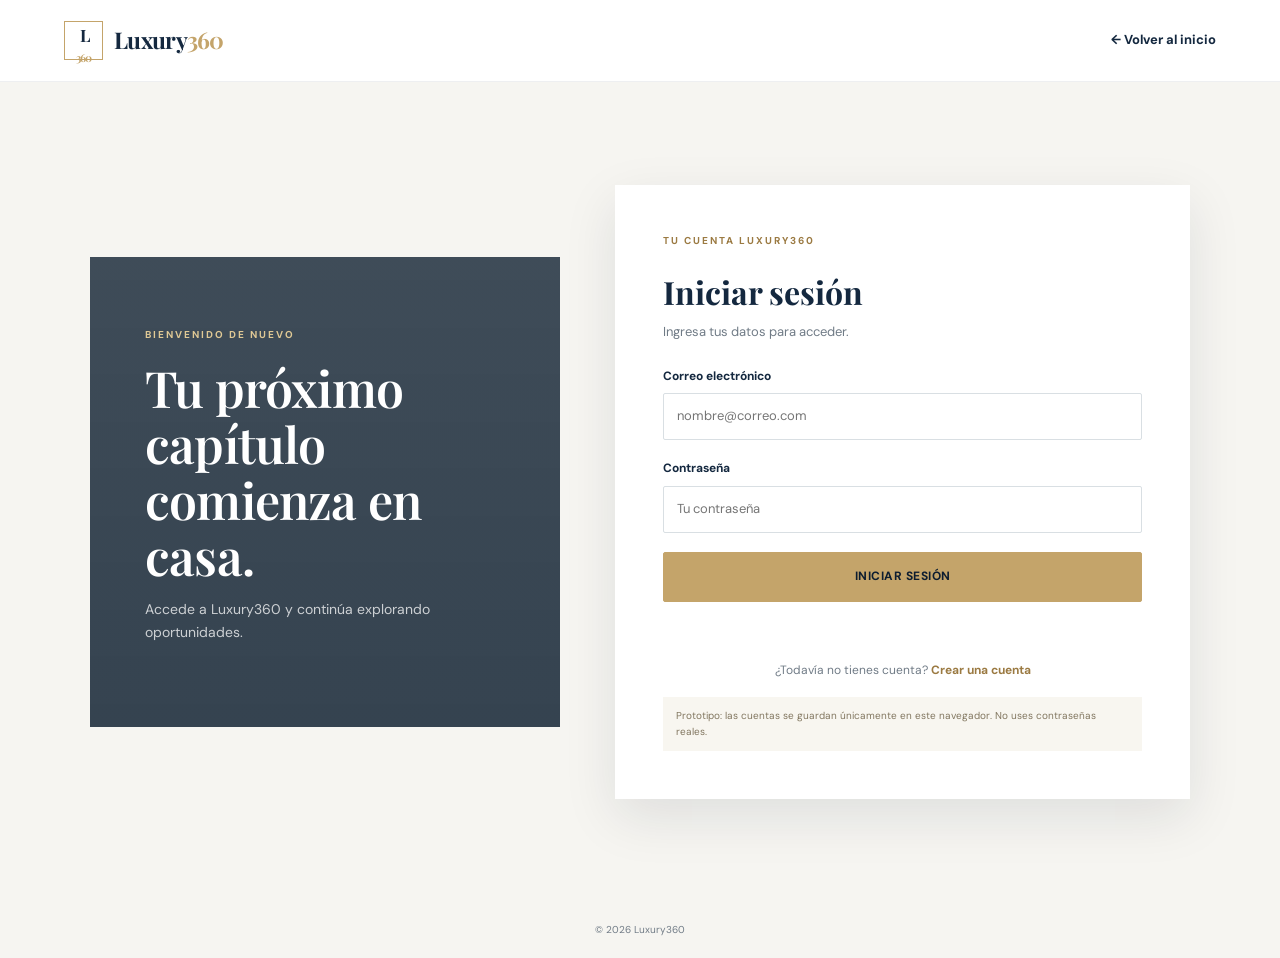
<file: agregar-propiedad.html>
<!DOCTYPE html>
<html lang="es">
<head>
  <meta charset="UTF-8">
  <meta name="viewport" content="width=device-width, initial-scale=1.0">

  <title>Luxury360 | Publicar propiedad</title>

  <link rel="preconnect" href="https://fonts.googleapis.com">
  <link rel="preconnect" href="https://fonts.gstatic.com" crossorigin>

  <link href="https://fonts.googleapis.com/css2?family=DM+Sans:wght@400;500;600;700&family=Playfair+Display:wght@600;700&display=swap" rel="stylesheet">

  <link rel="stylesheet" href="styles.css">
  <script src="script.js" defer></script>
  <script src="proteger-publicacion.js" defer></script>
</head>

<body class="auth-page">

  <header class="topbar">
    <a class="brand" href="index.html">
      <span class="brand-mark">L<span>360</span></span>
      <span class="brand-name">Luxury<span>360</span></span>
    </a>

    <nav class="top-actions">
      <a class="top-link" href="index.html">Inicio</a>
      <a class="top-link" href="login.html">Iniciar sesión</a>
    </nav>
  </header>

  <main class="register-layout">

    <section class="register-heading">
      <p class="eyebrow eyebrow-dark">PUBLICA CON LUXURY360</p>
      <h1>Presenta tu propiedad.</h1>
      <p>
        Comparte la información principal del inmueble
        para que las personas interesadas puedan conocerlo.
      </p>
    </section>

    <section class="auth-card register-card">

      <form id="formPropiedad" class="formulario" novalidate>

        <div class="form-grid">

          <div class="campo-formulario">
            <label for="propTitulo">Título de la propiedad *</label>
            <input
              id="propTitulo"
              name="titulo"
              type="text"
              required
              minlength="5"
              maxlength="90"
              placeholder="Ej. Casa moderna con jardín">
          </div>

          <div class="campo-formulario">
            <label for="propOperacion">Tipo de publicación *</label>
            <select id="propOperacion" name="operacion" required>
              <option value="">Selecciona</option>
              <option value="venta">En venta</option>
              <option value="renta">En renta</option>
            </select>
          </div>

          <div class="campo-formulario">
            <label for="propTipo">Tipo de inmueble *</label>
            <select id="propTipo" name="tipo" required>
              <option value="">Selecciona</option>
              <option value="casa">Casa</option>
              <option value="departamento">Departamento</option>
              <option value="terreno">Terreno</option>
              <option value="local">Local comercial</option>
              <option value="oficina">Oficina</option>
            </select>
          </div>

          <div class="campo-formulario">
            <label for="propPrecio">Precio (MXN) *</label>
            <input
              id="propPrecio"
              name="precio"
              type="number"
              min="1"
              max="999999999"
              step="1"
              required
              placeholder="Ej. 1500000">
          </div>

          <div class="campo-formulario">
            <label for="propSuperficie">Superficie (m²) *</label>
            <input id="propSuperficie" name="superficie" type="number"
              min="1" max="999999" step="0.01" required
              placeholder="Ej. 120">
          </div>

          <div class="campo-formulario">
            <label for="propHabitaciones">Habitaciones *</label>
            <input id="propHabitaciones" name="habitaciones" type="number"
              min="0" max="100" step="1" required
              placeholder="Ej. 3">
          </div>

          <div class="campo-formulario">
            <label for="propBanos">Baños *</label>
            <input id="propBanos" name="banos" type="number"
              min="0" max="100" step="1" required
              placeholder="Ej. 2">
          </div>

          <div class="campo-formulario">
            <label for="propDireccion">Dirección *</label>
            <input
              id="propDireccion"
              name="direccion"
              type="text"
              required
              maxlength="255"
              placeholder="Calle y número">
          </div>

          <div class="campo-formulario">
            <label for="propCiudad">Ciudad o municipio *</label>
            <input
              id="propCiudad"
              name="ciudad"
              type="text"
              required
              maxlength="100"
              placeholder="Ej. Naucalpan">
          </div>

          <div class="campo-formulario">
            <label for="propEstado">Estado *</label>
            <input
              id="propEstado"
              name="estado"
              type="text"
              required
              maxlength="100"
              placeholder="Ej. Estado de México">
          </div>

          <div class="campo-formulario">
            <label for="propImagen">URL de fotografía (opcional)</label>
            <input
              id="propImagen"
              name="imagen"
              type="url"
              maxlength="500"
              placeholder="https://...">
          </div>

        </div>

        <div class="campo-formulario">
          <label for="propDescripcion">Descripción *</label>
          <textarea
            id="propDescripcion"
            name="descripcion"
            rows="4"
            minlength="20"
            maxlength="700"
            required
            placeholder="Describe las características principales de tu propiedad."></textarea>
        </div>

        <button class="button button-full" type="submit">
          Guardar propiedad
        </button>

        <p
          class="form-message"
          id="propiedadMessage"
          aria-live="polite"></p>

      </form>

      <p class="auth-switch">
        <a href="index.html">← Regresar a Luxury360</a>
      </p>

      <p class="demo-note">
        Las propiedades se registran en la base de datos
        y quedan asociadas a la cuenta del vendedor.
      </p>

    </section>
  </main>

  <footer class="auth-footer">
    © <span id="currentYear"></span> Luxury360
  </footer>

</body>
</html>
</file>
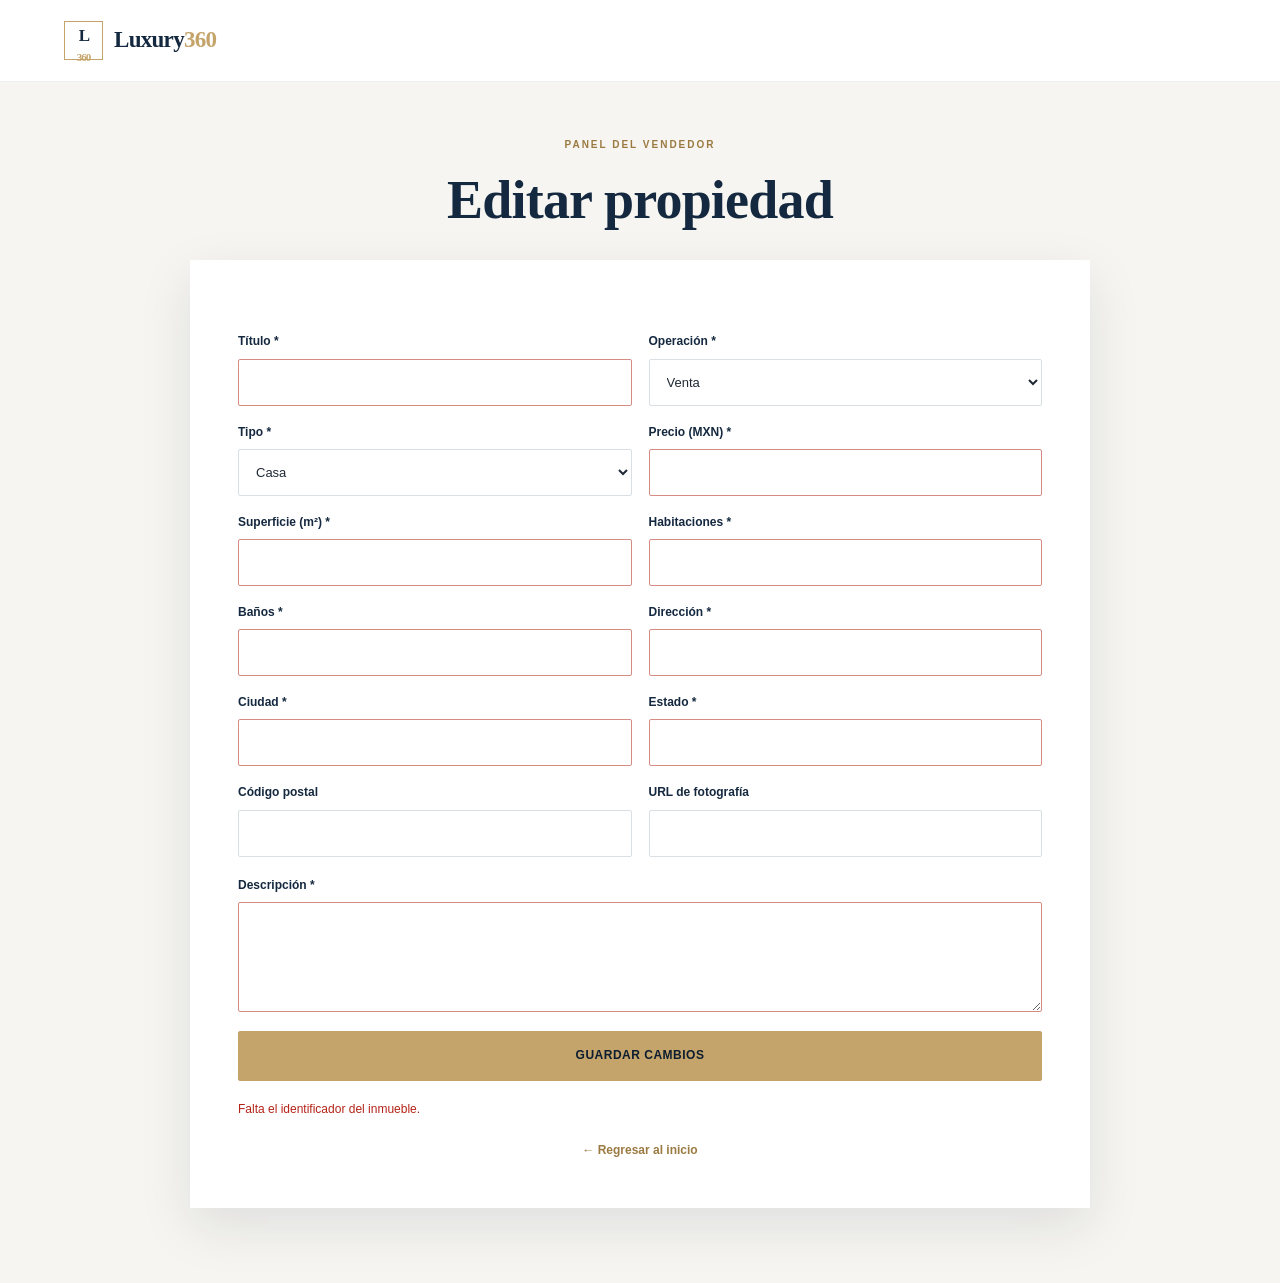
<file: editar-propiedad.html>
<!DOCTYPE html>
<html lang="es">
<head>
  <meta charset="UTF-8">
  <meta name="viewport" content="width=device-width, initial-scale=1.0">
  <title>Luxury360 | Editar propiedad</title>
  <link rel="stylesheet" href="styles.css">
  <script src="script.js" defer></script>
</head>
<body class="auth-page">
  <header class="topbar">
    <a class="brand" href="index.html">
      <span class="brand-mark">L<span>360</span></span>
      <span class="brand-name">Luxury<span>360</span></span>
    </a>
  </header>

  <main class="register-layout">
    <section class="register-heading">
      <p class="eyebrow eyebrow-dark">PANEL DEL VENDEDOR</p>
      <h1>Editar propiedad</h1>
    </section>

    <section class="auth-card register-card">
      <form id="formEditarPropiedad" class="formulario" novalidate>
        <div class="form-grid">
          <div class="campo-formulario">
            <label for="editTitulo">Título *</label>
            <input id="editTitulo" name="titulo" required minlength="5" maxlength="90">
          </div>
          <div class="campo-formulario">
            <label for="editOperacion">Operación *</label>
            <select id="editOperacion" required>
              <option value="venta">Venta</option>
              <option value="renta">Renta</option>
            </select>
          </div>
          <div class="campo-formulario">
            <label for="editTipo">Tipo *</label>
            <select id="editTipo" required>
              <option value="casa">Casa</option>
              <option value="departamento">Departamento</option>
              <option value="terreno">Terreno</option>
              <option value="local">Local comercial</option>
              <option value="oficina">Oficina</option>
            </select>
          </div>
          <div class="campo-formulario">
            <label for="editPrecio">Precio (MXN) *</label>
            <input id="editPrecio" type="number" min="1" max="999999999" step="0.01" required>
          </div>
          <div class="campo-formulario">
            <label for="editSuperficie">Superficie (m²) *</label>
            <input id="editSuperficie" type="number" min="1" max="999999" step="0.01" required>
          </div>
          <div class="campo-formulario">
            <label for="editHabitaciones">Habitaciones *</label>
            <input id="editHabitaciones" type="number" min="0" max="100" step="1" required>
          </div>
          <div class="campo-formulario">
            <label for="editBanos">Baños *</label>
            <input id="editBanos" type="number" min="0" max="100" step="1" required>
          </div>
          <div class="campo-formulario">
            <label for="editDireccion">Dirección *</label>
            <input id="editDireccion" required maxlength="255">
          </div>
          <div class="campo-formulario">
            <label for="editCiudad">Ciudad *</label>
            <input id="editCiudad" required maxlength="100">
          </div>
          <div class="campo-formulario">
            <label for="editEstado">Estado *</label>
            <input id="editEstado" required maxlength="100">
          </div>
          <div class="campo-formulario">
            <label for="editCodigoPostal">Código postal</label>
            <input id="editCodigoPostal" maxlength="5" inputmode="numeric">
          </div>
          <div class="campo-formulario">
            <label for="editImagen">URL de fotografía</label>
            <input id="editImagen" type="url" maxlength="500">
          </div>
        </div>

        <div class="campo-formulario">
          <label for="editDescripcion">Descripción *</label>
          <textarea id="editDescripcion" required minlength="20" maxlength="700" rows="4"></textarea>
        </div>

        <button class="button button-full" type="submit">Guardar cambios</button>
        <p class="form-message" id="editarPropiedadMessage" aria-live="polite"></p>
      </form>
      <p class="auth-switch"><a href="index.html">← Regresar al inicio</a></p>
    </section>
  </main>
</body>
</html>
</file>
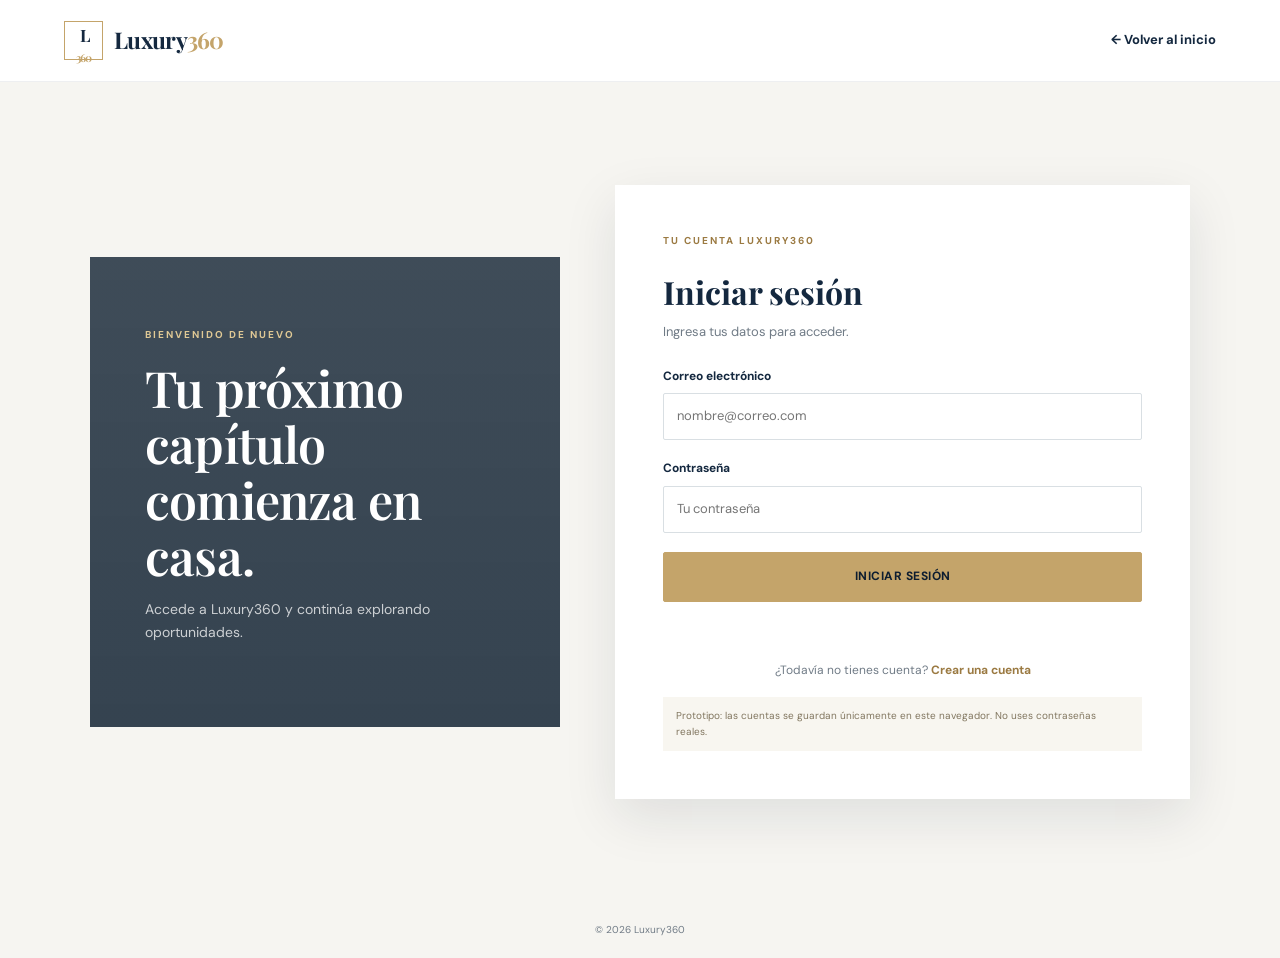
<file: login.html>
<!DOCTYPE html>
<html lang="es">
<head>
  <meta charset="UTF-8"><meta name="viewport" content="width=device-width, initial-scale=1.0">
  <title>Luxury360 | Iniciar sesión</title>
  <link rel="preconnect" href="https://fonts.googleapis.com"><link rel="preconnect" href="https://fonts.gstatic.com" crossorigin>
  <link href="https://fonts.googleapis.com/css2?family=DM+Sans:wght@400;500;600;700&family=Playfair+Display:wght@600;700&display=swap" rel="stylesheet">
  <link rel="stylesheet" href="styles.css"><script src="script.js" defer></script>
</head>
<body class="auth-page">
  <header class="topbar"><a class="brand" href="index.html"><span class="brand-mark">L<span>360</span></span><span class="brand-name">Luxury<span>360</span></span></a><a class="top-link" href="index.html">← Volver al inicio</a></header>
  <main class="auth-layout">
    <section class="auth-aside"><p class="eyebrow">BIENVENIDO DE NUEVO</p><h1>Tu próximo capítulo comienza en casa.</h1><p>Accede a Luxury360 y continúa explorando oportunidades.</p></section>
    <section class="auth-card">
      <p class="eyebrow eyebrow-dark">TU CUENTA LUXURY360</p><h2>Iniciar sesión</h2><p class="form-intro">Ingresa tus datos para acceder.</p>
      <form id="formLogin" class="formulario" novalidate>
        <div class="campo-formulario"><label for="loginEmail">Correo electrónico</label><input id="loginEmail" name="email" type="email" autocomplete="email" placeholder="nombre@correo.com" required></div>
        <div class="campo-formulario"><label for="loginPassword">Contraseña</label><input id="loginPassword" name="password" type="password" autocomplete="current-password" placeholder="Tu contraseña" required minlength="8"></div>
        <button class="button button-full" type="submit">Iniciar sesión</button>
        <p class="form-message" id="loginMessage" aria-live="polite"></p>
      </form>
      <p class="auth-switch">¿Todavía no tienes cuenta? <a href="registro.html">Crear una cuenta</a></p>
      <p class="demo-note">Prototipo: las cuentas se guardan únicamente en este navegador. No uses contraseñas reales.</p>
    </section>
  </main>
  <footer class="auth-footer">© <span id="currentYear"></span> Luxury360</footer>
</body>
</html>
</file>
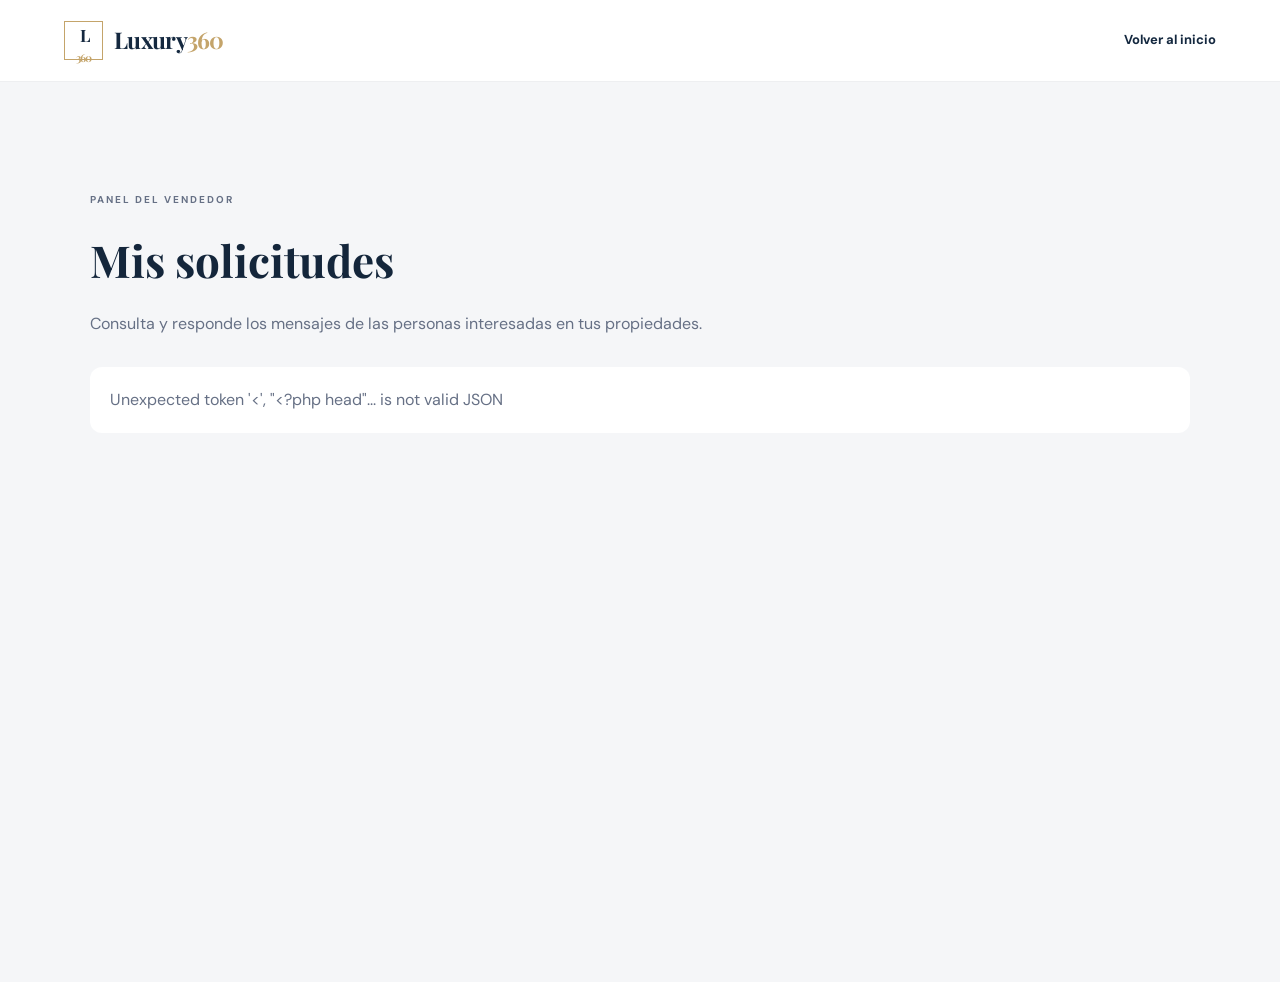
<file: mis-solicitudes.html>
<!DOCTYPE html>
<html lang="es">
<head>
    <meta charset="UTF-8">
    <meta name="viewport" content="width=device-width, initial-scale=1.0">
    <title>Mis solicitudes | Luxury360</title>

    <link rel="preconnect" href="https://fonts.googleapis.com">
    <link rel="preconnect" href="https://fonts.gstatic.com" crossorigin>
    <link href="https://fonts.googleapis.com/css2?family=DM+Sans:wght@400;500;600;700&family=Playfair+Display:wght@600;700&display=swap" rel="stylesheet">

    <link rel="stylesheet" href="styles.css">

    <style>
        .solicitudes-pagina {
            min-height: 100vh;
            background: #f5f6f8;
            padding: 110px 20px 60px;
        }

        .solicitudes-contenedor {
            max-width: 1100px;
            margin: auto;
        }

        .solicitudes-encabezado {
            margin-bottom: 30px;
        }

        .solicitudes-encabezado h1 {
            font-family: "Playfair Display", serif;
            color: #14263b;
            font-size: clamp(30px, 4vw, 44px);
            margin: 8px 0;
        }

        .solicitudes-encabezado p {
            color: #667085;
        }

        .solicitudes-grid {
            display: grid;
            grid-template-columns: repeat(auto-fit, minmax(min(100%, 340px), 1fr));
            gap: 22px;
        }

        .solicitud-card {
            background: white;
            border-radius: 16px;
            padding: 25px;
            box-shadow: 0 8px 30px rgba(0, 0, 0, .06);
            border: 1px solid #e8ebf0;
        }

        .solicitud-card h2 {
            font-family: "Playfair Display", serif;
            color: #14263b;
            font-size: 24px;
            margin: 12px 0;
        }

        .solicitud-card p {
            line-height: 1.65;
            margin: 9px 0;
            overflow-wrap: anywhere;
        }

        .solicitud-estado {
            display: inline-block;
            border-radius: 30px;
            padding: 6px 13px;
            font-size: 12px;
            font-weight: 700;
        }

        .estado-pendiente {
            background: #fff3d6;
            color: #946200;
        }

        .estado-atendida {
            background: #e0f5e8;
            color: #187443;
        }

        .estado-cancelada {
            background: #fce6e6;
            color: #b42318;
        }

        .solicitud-mensaje {
            background: #f5f7fa;
            border-radius: 10px;
            padding: 15px;
            margin: 18px 0;
            white-space: pre-wrap;
            overflow-wrap: anywhere;
        }

        .solicitud-card textarea {
            width: 100%;
            min-height: 115px;
            border: 1px solid #d5d9e0;
            border-radius: 10px;
            padding: 13px;
            font: inherit;
            resize: vertical;
            box-sizing: border-box;
            margin: 12px 0;
        }

        .solicitud-card button {
            border: none;
            cursor: pointer;
        }

        .solicitud-card button:disabled {
            opacity: .6;
            cursor: wait;
        }

        .solicitud-respuesta {
            border-left: 3px solid #187443;
            padding: 10px 15px;
            margin-top: 15px;
            background: #f1faf4;
            white-space: pre-wrap;
            overflow-wrap: anywhere;
        }

        .solicitud-fecha {
            font-size: 12px;
            color: #667085;
        }

        .solicitudes-aviso {
            padding: 20px;
            border-radius: 12px;
            background: white;
            color: #667085;
        }

        .solicitud-resultado {
            font-size: 13px;
            margin-top: 10px;
        }

        .solicitud-card a {
            color: #14263b;
        }
    </style>

    <script src="mis-solicitudes.js" defer></script>
</head>

<body>

    <header class="topbar">
        <a class="brand" href="index.html">
            <span class="brand-mark">L<span>360</span></span>
            <span class="brand-name">Luxury<span>360</span></span>
        </a>

        <nav class="top-actions">
            <a class="top-link" href="index.html">
                Volver al inicio
            </a>
        </nav>
    </header>

    <main class="solicitudes-pagina">
        <div class="solicitudes-contenedor">

            <div class="solicitudes-encabezado">
                <p class="eyebrow eyebrow-dark">PANEL DEL VENDEDOR</p>
                <h1>Mis solicitudes</h1>
                <p>
                    Consulta y responde los mensajes de las personas
                    interesadas en tus propiedades.
                </p>
            </div>

            <div id="estadoCarga" class="solicitudes-aviso" role="status">
                Cargando solicitudes...
            </div>

            <div id="listaSolicitudes" class="solicitudes-grid"></div>

        </div>
    </main>

</body>
</html>
</file>
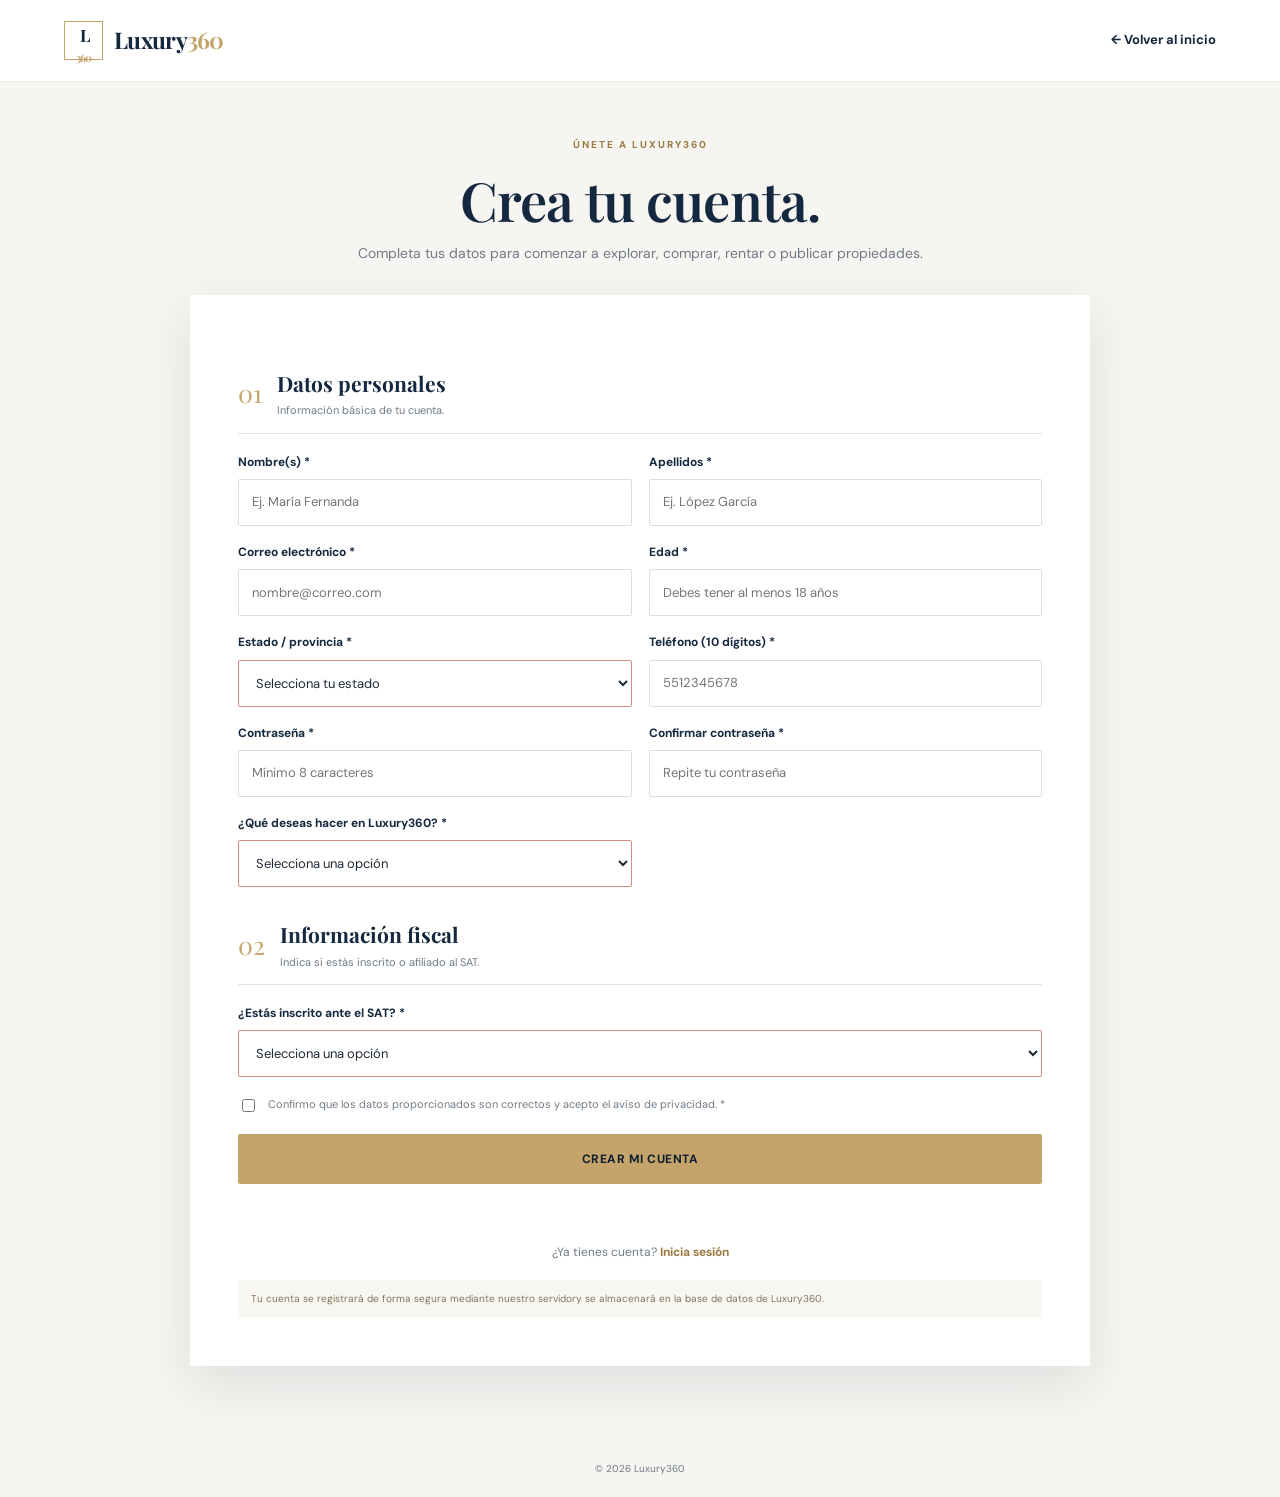
<file: registro.html>
<!DOCTYPE html>
<html lang="es">
<head>
  <meta charset="UTF-8"><meta name="viewport" content="width=device-width, initial-scale=1.0">
  <title>Luxury360 | Crear cuenta</title>
  <link rel="preconnect" href="https://fonts.googleapis.com"><link rel="preconnect" href="https://fonts.gstatic.com" crossorigin>
  <link href="https://fonts.googleapis.com/css2?family=DM+Sans:wght@400;500;600;700&family=Playfair+Display:wght@600;700&display=swap" rel="stylesheet">
  <link rel="stylesheet" href="styles.css"><script src="script.js" defer></script>
</head>
<body class="auth-page">
  <header class="topbar"><a class="brand" href="index.html"><span class="brand-mark">L<span>360</span></span><span class="brand-name">Luxury<span>360</span></span></a><a class="top-link" href="index.html">← Volver al inicio</a></header>
  <main class="register-layout">
    <section class="register-heading"><p class="eyebrow eyebrow-dark">ÚNETE A LUXURY360</p><h1>Crea tu cuenta.</h1><p>Completa tus datos para comenzar a explorar, comprar, rentar o publicar propiedades.</p></section>
    <section class="auth-card register-card">
      <form id="formRegistro" class="formulario" novalidate>
        <div class="form-section-title"><span>01</span><div><h2>Datos personales</h2><p>Información básica de tu cuenta.</p></div></div>
        <div class="form-grid">
          <div class="campo-formulario"><label for="regNombre">Nombre(s) *</label><input id="regNombre" name="nombre" type="text" autocomplete="given-name" required minlength="2" maxlength="60" pattern="[A-Za-zÁÉÍÓÚÜÑáéíóúüñ ]{2,60}" placeholder="Ej. María Fernanda"></div>
          <div class="campo-formulario"><label for="regApellidos">Apellidos *</label><input id="regApellidos" name="apellidos" type="text" autocomplete="family-name" required minlength="2" maxlength="80" pattern="[A-Za-zÁÉÍÓÚÜÑáéíóúüñ ]{2,80}" placeholder="Ej. López García"></div>
          <div class="campo-formulario"><label for="regEmail">Correo electrónico *</label><input id="regEmail" name="email" type="email" autocomplete="email" required maxlength="120" placeholder="nombre@correo.com"></div>
          <div class="campo-formulario"><label for="regEdad">Edad *</label><input id="regEdad" name="edad" type="number" min="18" max="110" required inputmode="numeric" placeholder="Debes tener al menos 18 años"></div>
          <div class="campo-formulario"><label for="regEstado">Estado / provincia *</label><select id="regEstado" name="estado" required><option value="">Selecciona tu estado</option><option>Aguascalientes</option><option>Baja California</option><option>Baja California Sur</option><option>Campeche</option><option>Chiapas</option><option>Chihuahua</option><option>Ciudad de México</option><option>Coahuila</option><option>Colima</option><option>Durango</option><option>Estado de México</option><option>Guanajuato</option><option>Guerrero</option><option>Hidalgo</option><option>Jalisco</option><option>Michoacán</option><option>Morelos</option><option>Nayarit</option><option>Nuevo León</option><option>Oaxaca</option><option>Puebla</option><option>Querétaro</option><option>Quintana Roo</option><option>San Luis Potosí</option><option>Sinaloa</option><option>Sonora</option><option>Tabasco</option><option>Tamaulipas</option><option>Tlaxcala</option><option>Veracruz</option><option>Yucatán</option><option>Zacatecas</option></select></div>
          <div class="campo-formulario"><label for="regTelefono">Teléfono (10 dígitos) *</label><input id="regTelefono" name="telefono" type="tel" inputmode="numeric" autocomplete="tel" required pattern="[0-9]{10}" minlength="10" maxlength="10" placeholder="5512345678"></div>
          <div class="campo-formulario"><label for="regPassword">Contraseña *</label><input id="regPassword" name="password" type="password" autocomplete="new-password" required minlength="8" maxlength="64" placeholder="Mínimo 8 caracteres"></div>
          <div class="campo-formulario"><label for="regPasswordConfirm">Confirmar contraseña *</label><input id="regPasswordConfirm" name="passwordConfirm" type="password" autocomplete="new-password" required minlength="8" maxlength="64" placeholder="Repite tu contraseña"></div>      
          <div class="campo-formulario"><label for="regRol">¿Qué deseas hacer en Luxury360? *</label><select id="regRol" name="rol" required><option value="">Selecciona una opción</option><option value="comprador">Comprar o rentar propiedades</option><option value="vendedor">Publicar propiedades</option>
  </select>
</div>

        </div>
        <div class="form-section-title sat-title"><span>02</span><div><h2>Información fiscal</h2><p>Indica si estás inscrito o afiliado al SAT.</p></div></div>
        <div class="campo-formulario">
          <label for="regSat">¿Estás inscrito ante el SAT? *</label>
          <select id="regSat" name="sat" required><option value="">Selecciona una opción</option><option value="no">No</option><option value="si">Sí</option></select>
        </div>
        <div class="conditional-fields" id="satFields" hidden>
          <div class="notice">Estos datos son opcionales para crear una cuenta en este prototipo. No ingreses contraseñas, e.firma ni archivos privados.</div>
          <div class="form-grid">
            <div class="campo-formulario"><label for="regRfc">RFC</label><input id="regRfc" name="rfc" type="text" maxlength="13" minlength="12" pattern="[A-Za-zÑ&]{3,4}[0-9]{6}[A-Za-z0-9]{3}" placeholder="RFC de 12 o 13 caracteres"></div>
            <div class="campo-formulario"><label for="regRazon">Razón social (si aplica)</label><input id="regRazon" name="razonSocial" type="text" maxlength="120" placeholder="Nombre fiscal"></div>
            <div class="campo-formulario"><label for="regRegimen">Régimen fiscal</label><input id="regRegimen" name="regimen" type="text" maxlength="100" placeholder="Ej. Sueldos y salarios"></div>
            <div class="campo-formulario"><label for="regCpFiscal">Código postal fiscal</label><input id="regCpFiscal" name="cpFiscal" type="text" inputmode="numeric" pattern="[0-9]{5}" maxlength="5" placeholder="5 dígitos"></div>
          </div>
        </div>
        <label class="check-row"><input type="checkbox" id="regAviso" required><span>Confirmo que los datos proporcionados son correctos y acepto el aviso de privacidad. *</span></label>
        <button class="button button-full" type="submit">Crear mi cuenta</button>
        <p class="form-message" id="registroMessage" aria-live="polite"></p>
      </form>
      <p class="auth-switch">¿Ya tienes cuenta? <a href="login.html">Inicia sesión</a></p>
      <p class="demo-note">Tu cuenta se registrará de forma segura mediante nuestro servidory se almacenará en la base de datos de Luxury360.</p>
    </section>
  </main>
  <footer class="auth-footer">© <span id="currentYear"></span> Luxury360</footer>
</body>
</html>
</file>
<file: styles.css>
/* Luxury360 - sistema visual principal */
/* LUXURY360 — sistema visual */
:root {
  --navy: #14283f;
  --navy-deep: #0d1d30;
  --gold: #c4a46a;
  --gold-light: #e0c995;
  --ink: #202a35;
  --muted: #707b86;
  --paper: #f6f5f1;
  --white: #ffffff;
  --line: #e5e4df;
  --success: #247a52;
  --danger: #b42318;
  --shadow: 0 18px 50px rgba(15, 32, 49, .10);
}
* { box-sizing: border-box; }
html { scroll-behavior: smooth; }
body { margin: 0; font-family: "DM Sans", Arial, sans-serif; color: var(--ink); background: var(--white); line-height: 1.6; }
body.menu-open { overflow: hidden; }
a { color: inherit; text-decoration: none; }
button, input, select, textarea { font: inherit; }
button, a { -webkit-tap-highlight-color: transparent; }
img { max-width: 100%; }
[hidden] { display: none !important; }

/* Barra superior */
.topbar { height: 82px; padding: 0 clamp(20px, 5vw, 76px); display: flex; align-items: center; justify-content: space-between; background: var(--white); position: relative; z-index: 20; border-bottom: 1px solid rgba(20,40,63,.07); }
.brand { display: inline-flex; align-items: center; gap: 11px; }
.brand-mark { width: 39px; height: 39px; border: 1px solid var(--gold); display: grid; place-items: center; color: var(--navy); font-family: "Playfair Display", Georgia, serif; font-size: 17px; font-weight: 700; letter-spacing: -2px; }
.brand-mark span { color: var(--gold); font-size: 11px; letter-spacing: -1px; }
.brand-name { color: var(--navy); font-family: "Playfair Display", Georgia, serif; font-size: 23px; font-weight: 700; letter-spacing: -.7px; }
.brand-name span { color: var(--gold); }
.menu-toggle { margin-right: 18px; }
.topbar > .brand { margin-right: auto; }
.icon-button { border: 0; background: transparent; color: var(--navy); cursor: pointer; display: inline-grid; place-items: center; }
.menu-toggle { width: 42px; height: 42px; }
.hamburger, .hamburger::before, .hamburger::after { width: 23px; height: 2px; background: var(--navy); display: block; position: relative; transition: .2s ease; }
.hamburger::before, .hamburger::after { content: ""; position: absolute; left: 0; }
.hamburger::before { top: -7px; }
.hamburger::after { top: 7px; }
.top-actions { display: flex; align-items: center; gap: 24px; }
.top-link { color: var(--navy); font-size: 13px; font-weight: 700; }
.top-link:hover, .footer-column a:hover { color: var(--gold); }

/* Botones */
.button { display: inline-flex; justify-content: center; align-items: center; gap: 12px; min-height: 50px; padding: 0 24px; border: 1px solid var(--gold); border-radius: 2px; background: var(--gold); color: var(--navy-deep); font-size: 12px; font-weight: 700; letter-spacing: .5px; text-transform: uppercase; cursor: pointer; transition: .2s ease; }
.button:hover { background: var(--gold-light); border-color: var(--gold-light); transform: translateY(-1px); }
.button-small { min-height: 42px; padding: 0 18px; }
.button-outline { background: transparent; color: white; border-color: rgba(255,255,255,.65); }
.button-outline:hover { color: var(--navy); background: white; border-color: white; }
.button-light { background: white; border-color: white; color: var(--navy); }
.button-light:hover { background: var(--gold-light); border-color: var(--gold-light); }
.button-full { width: 100%; }

/* Menú lateral */
.sidebar-backdrop { position: fixed; inset: 0; z-index: 29; background: rgba(5,15,26,.52); opacity: 0; visibility: hidden; transition: .25s ease; }
.sidebar { position: fixed; z-index: 30; inset: 0 auto 0 0; width: min(340px, 88vw); padding: 27px 28px; background: var(--navy-deep); color: white; transform: translateX(-105%); transition: transform .28s ease; display: flex; flex-direction: column; box-shadow: 20px 0 60px rgba(0,0,0,.18); }
body.menu-open .sidebar { transform: translateX(0); }
body.menu-open .sidebar-backdrop { opacity: 1; visibility: visible; }
.sidebar-head { display: flex; justify-content: space-between; align-items: center; padding-bottom: 35px; border-bottom: 1px solid rgba(255,255,255,.12); }
.brand-sidebar .brand-name { color: white; }
.brand-sidebar .brand-mark { color: white; }
.close-menu { color: white; font-size: 32px; line-height: 1; width: 38px; height: 38px; }
.sidebar-label, .eyebrow { font-size: 10px; font-weight: 700; letter-spacing: 2px; }
.sidebar-label { color: var(--gold); margin: 32px 0 13px; }
.side-nav { display: grid; gap: 5px; }
.side-nav a { display: flex; align-items: center; gap: 15px; padding: 12px 10px; color: rgba(255,255,255,.84); font-size: 14px; border-radius: 3px; transition: .2s; }
.side-nav a span { width: 22px; color: var(--gold); font-size: 19px; text-align: center; }
.side-nav a:hover { background: rgba(255,255,255,.08); color: white; padding-left: 15px; }
.sidebar-callout { margin-top: auto; padding: 19px; background: rgba(255,255,255,.07); border-left: 2px solid var(--gold); }
.sidebar-callout p { margin: 0 0 5px; color: rgba(255,255,255,.65); font-size: 12px; }
.sidebar-callout a { color: var(--gold-light); font-size: 13px; font-weight: 700; }
.sidebar-bottom { display: flex; gap: 18px; padding-top: 22px; font-size: 12px; color: rgba(255,255,255,.7); }

/* Portada */
.hero { min-height: 590px; position: relative; display: flex; align-items: center; overflow: hidden; color: white; background: #1b2e40 url("https://images.unsplash.com/photo-1600596542815-ffad4c1539a9?auto=format&fit=crop&w=2000&q=90") center/cover no-repeat; }
.hero-shade { position: absolute; inset: 0; background: linear-gradient(90deg, rgba(8,22,37,.88) 0%, rgba(8,22,37,.62) 48%, rgba(8,22,37,.08) 100%); }
.hero-content { position: relative; z-index: 1; width: min(1180px, 100%); margin: 0 auto; padding: 90px 35px 105px; }
.eyebrow { color: var(--gold-light); margin: 0 0 17px; }
.hero h1, .auth-aside h1, .register-heading h1 { margin: 0; font-family: "Playfair Display", Georgia, serif; font-size: clamp(42px, 6vw, 68px); line-height: 1.12; font-weight: 600; letter-spacing: -.8px; }
.hero h1 em, .about-copy h2 em { color: var(--gold-light); font-style: normal; }
.hero-copy { max-width: 480px; color: rgba(255,255,255,.78); font-size: 16px; margin: 23px 0 30px; }
.hero-actions { display: flex; flex-wrap: wrap; gap: 13px; }
.hero-note { position: absolute; z-index: 1; right: clamp(20px, 5vw, 75px); bottom: 28px; color: rgba(255,255,255,.8); font-size: 11px; letter-spacing: .8px; }
.hero-note span { display: inline-block; width: 7px; height: 7px; margin-right: 8px; border-radius: 50%; background: var(--gold); }

/* Secciones */
.section-wrap { width: min(1180px, calc(100% - 64px)); margin-left: auto; margin-right: auto; }
.quick-search { padding-top: 76px; padding-bottom: 75px; border-bottom: 1px solid var(--line); }
.eyebrow-dark { color: #9b7a42; }
.quick-search h2, .section-heading h2, .about-copy h2, .sell-banner h2 { margin: 0; color: var(--navy); font-family: "Playfair Display", Georgia, serif; font-size: clamp(30px, 4vw, 42px); line-height: 1.2; }
.search-actions { display: grid; grid-template-columns: repeat(3, 1fr); gap: 14px; margin-top: 30px; }
.search-tile { display: flex; align-items: center; gap: 15px; min-height: 88px; padding: 17px 19px; border: 1px solid var(--line); background: white; transition: .2s; }
.search-tile:hover { border-color: var(--gold); box-shadow: var(--shadow); transform: translateY(-3px); }
.tile-icon { color: var(--gold); font-size: 27px; }
.search-tile strong, .search-tile small { display: block; }
.search-tile strong { color: var(--navy); font-size: 14px; }
.search-tile small { color: var(--muted); font-size: 11px; }
.tile-arrow { margin-left: auto; color: var(--gold); font-size: 20px; }
.properties-section { padding-top: 83px; padding-bottom: 90px; }
.section-heading { display: flex; justify-content: space-between; align-items: end; gap: 25px; margin-bottom: 30px; }
.section-subtitle { margin: 12px 0 0; color: var(--muted); font-size: 14px; }
.filter-tabs { display: flex; gap: 5px; padding: 4px; background: var(--paper); }
.filter-tab { border: 0; background: transparent; padding: 9px 15px; color: var(--muted); font-size: 12px; font-weight: 700; cursor: pointer; }
.filter-tab.is-active { background: var(--navy); color: white; }
.property-grid { display: grid; grid-template-columns: repeat(3, minmax(0,1fr)); gap: 22px; }
.property-card { min-width: 0; background: white; border: 1px solid var(--line); transition: .25s ease; }
.property-card:hover { transform: translateY(-5px); box-shadow: var(--shadow); }
.property-image-wrap { height: 235px; position: relative; overflow: hidden; background: var(--paper); }
.property-image { width: 100%; height: 100%; display: block; object-fit: cover; transition: transform .5s ease; }
.property-card:hover .property-image { transform: scale(1.04); }
.property-tag { position: absolute; top: 15px; left: 15px; padding: 6px 10px; color: var(--navy); background: var(--gold-light); font-size: 10px; font-weight: 700; letter-spacing: .7px; text-transform: uppercase; }
.property-tag-rent { background: white; }
.property-info { padding: 21px; }
.property-location { margin: 0 0 6px; color: #9b7a42; font-size: 11px; font-weight: 700; letter-spacing: .5px; text-transform: uppercase; }
.property-info h3 { margin: 0; color: var(--navy); font-family: "Playfair Display", Georgia, serif; font-size: 22px; }
.property-description { min-height: 44px; margin: 9px 0 18px; color: var(--muted); font-size: 12px; }
.property-bottom { display: flex; justify-content: space-between; align-items: center; gap: 10px; padding-top: 15px; border-top: 1px solid var(--line); }
.property-price { color: var(--navy); font-size: 16px; }
.property-price small { color: var(--muted); font-size: 9px; font-weight: 500; }
.text-button { border: 0; padding: 0; background: none; color: #9b7a42; font-size: 11px; font-weight: 700; cursor: pointer; }
.text-button:hover { color: var(--navy); }
.empty-state { padding: 30px; text-align: center; color: var(--muted); background: var(--paper); }

/* Llamado a publicar y acerca de */
.sell-banner { display: flex; justify-content: space-between; align-items: center; gap: 30px; padding: 55px 60px; background: var(--navy); color: white; }
.sell-banner .eyebrow { color: var(--gold-light); }
.sell-banner h2 { color: white; }
.sell-banner p:not(.eyebrow) { max-width: 520px; margin: 13px 0 0; color: rgba(255,255,255,.68); font-size: 13px; }
.about-section { display: grid; grid-template-columns: 1fr 1fr; gap: 75px; align-items: center; padding-top: 100px; padding-bottom: 100px; }
.about-image { height: 420px; overflow: hidden; }
.about-image img { width: 100%; height: 100%; object-fit: cover; }
.about-copy h2 { font-size: clamp(30px, 3.5vw, 40px); }
.about-copy h2 em { color: #ad8c53; }
.about-copy > p:not(.eyebrow) { max-width: 490px; color: var(--muted); font-size: 14px; line-height: 1.9; margin: 20px 0; }

/* Pie de página */
.site-footer { padding: 55px clamp(25px, 6vw, 85px) 0; background: var(--navy-deep); color: white; }
.footer-main { width: min(1180px, 100%); margin: 0 auto; display: grid; grid-template-columns: 1.5fr 1fr 1fr 1.4fr; gap: 35px; padding-bottom: 48px; }
.footer-brand .brand-name { color: white; }
.footer-brand p { color: rgba(255,255,255,.55); font-size: 12px; }
.footer-column { display: flex; flex-direction: column; align-items: flex-start; gap: 9px; }
.footer-column h3 { margin: 0 0 7px; color: var(--gold-light); font-size: 12px; letter-spacing: 1px; text-transform: uppercase; }
.footer-column a { color: rgba(255,255,255,.7); font-size: 12px; transition: color .2s; overflow-wrap: anywhere; }
.social-links { display: flex; gap: 8px; margin-top: 8px; }
.social-links a { display: grid; place-items: center; width: 29px; height: 29px; border: 1px solid rgba(255,255,255,.3); color: var(--gold-light); font-weight: 700; }
.footer-bottom { display: flex; justify-content: space-between; gap: 15px; padding: 17px 0; border-top: 1px solid rgba(255,255,255,.12); color: rgba(255,255,255,.45); font-size: 10px; }

/* Formularios de acceso y registro */
.auth-page { min-height: 100vh; background: var(--paper); }
.auth-page .topbar { background: white; }
.auth-layout { width: min(1100px, calc(100% - 40px)); min-height: calc(100vh - 140px); margin: 30px auto; display: grid; grid-template-columns: .9fr 1.1fr; align-items: center; gap: 55px; }
.auth-aside { min-height: 470px; display: flex; flex-direction: column; justify-content: center; padding: 55px; color: white; background: linear-gradient(rgba(11,28,45,.78),rgba(11,28,45,.82)), url("https://images.unsplash.com/photo-1600607687939-ce8a6c25118c?auto=format&fit=crop&w=1100&q=85") center/cover; }
.auth-aside h1 { font-size: clamp(36px, 4vw, 50px); }
.auth-aside > p:last-child { color: rgba(255,255,255,.75); font-size: 14px; }
.auth-card { width: 100%; padding: clamp(25px, 4vw, 48px); background: white; box-shadow: var(--shadow); }
.auth-card h2 { margin: 0; color: var(--navy); font-family: "Playfair Display", Georgia, serif; font-size: 32px; }
.form-intro { margin: 5px 0 0; color: var(--muted); font-size: 13px; }
.formulario { display: grid; gap: 19px; margin-top: 24px; }
.campo-formulario { display: grid; gap: 7px; min-width: 0; }
.campo-formulario label { color: var(--navy); font-size: 12px; font-weight: 700; }
.campo-formulario input, .campo-formulario select, .campo-formulario textarea { width: 100%; min-height: 47px; padding: 11px 13px; border: 1px solid #d9dfe3; border-radius: 2px; outline: none; background: #fff; color: var(--ink); font-size: 13px; transition: border .2s, box-shadow .2s; }
.campo-formulario textarea { resize: vertical; min-height: 110px; }
.campo-formulario input:focus, .campo-formulario select:focus, .campo-formulario textarea:focus { border-color: var(--gold); box-shadow: 0 0 0 3px rgba(196,164,106,.16); }
.campo-formulario input:invalid:not(:placeholder-shown), .campo-formulario select:invalid, .campo-formulario textarea:invalid:not(:placeholder-shown) { border-color: #d58c83; }
.form-grid { display: grid; grid-template-columns: repeat(2, minmax(0,1fr)); gap: 17px; }
.auth-switch { margin: 22px 0 0; color: var(--muted); font-size: 12px; text-align: center; }
.auth-switch a { color: #9b7a42; font-weight: 700; }
.demo-note { margin: 17px 0 0; padding: 11px 13px; background: #f8f6f0; color: #81765f; font-size: 10px; line-height: 1.6; }
.form-message { min-height: 18px; margin: 0; font-size: 12px; }
.form-message.error { color: var(--danger); }
.form-message.success { color: var(--success); }
.register-layout { width: min(900px, calc(100% - 36px)); margin: 55px auto 75px; }
.register-heading { text-align: center; margin-bottom: 30px; }
.register-heading h1 { color: var(--navy); font-size: clamp(38px, 5vw, 54px); }
.register-heading > p:last-child { max-width: 600px; margin: 12px auto 0; color: var(--muted); font-size: 14px; }
.register-card { padding: clamp(22px, 4vw, 48px); }
.form-section-title { display: flex; align-items: center; gap: 15px; padding-bottom: 13px; border-bottom: 1px solid var(--line); }
.form-section-title > span { color: var(--gold); font-family: "Playfair Display", Georgia, serif; font-size: 25px; }
.form-section-title h2 { font-size: 21px; }
.form-section-title p { margin: 2px 0 0; color: var(--muted); font-size: 11px; }
.sat-title { margin-top: 12px; }
.conditional-fields { display: grid; gap: 15px; padding: 17px; background: #faf9f6; border: 1px solid var(--line); }
.notice { padding: 10px 12px; background: #f4efe3; color: #76613c; font-size: 11px; }
.check-row { display: flex; align-items: flex-start; gap: 10px; color: var(--muted); font-size: 11px; }
.check-row input { margin-top: 3px; accent-color: var(--navy); }
.auth-footer { padding: 20px; color: var(--muted); font-size: 10px; text-align: center; }

/* Avisos */
.toast { position: fixed; z-index: 100; top: 18px; right: 18px; max-width: min(420px, calc(100vw - 36px)); padding: 14px 18px; color: white; background: var(--success); box-shadow: var(--shadow); font-size: 13px; }
.toast.error { background: var(--danger); }

/* Adaptación responsive */
@media (max-width: 850px) {
  .property-grid { grid-template-columns: repeat(2, minmax(0,1fr)); }
  .about-section { gap: 35px; }
  .footer-main { grid-template-columns: repeat(2,1fr); }
  .auth-layout { gap: 25px; }
  .auth-aside { padding: 35px; }
}
@media (max-width: 620px) {
  .topbar { height: 70px; padding: 0 17px; }
  .top-actions { gap: 12px; }
  .top-actions .top-link { display: none; }
  .brand-name { font-size: 20px; }
  .hero { min-height: 560px; }
  .hero-content { padding: 70px 24px 100px; }
  .hero h1 { font-size: 43px; }
  .hero-copy { font-size: 14px; }
  .hero-actions { align-items: stretch; flex-direction: column; max-width: 270px; }
  .hero-note { left: 24px; right: auto; }
  .section-wrap { width: calc(100% - 36px); }
  .quick-search { padding-top: 55px; padding-bottom: 55px; }
  .search-actions { grid-template-columns: 1fr; }
  .properties-section { padding-top: 60px; padding-bottom: 65px; }
  .section-heading { align-items: flex-start; flex-direction: column; }
  .filter-tabs { width: 100%; }
  .filter-tab { flex: 1; padding: 9px 6px; }
  .property-grid { grid-template-columns: 1fr; }
  .property-image-wrap { height: 235px; }
  .sell-banner { align-items: flex-start; flex-direction: column; padding: 35px 25px; }
  .about-section { grid-template-columns: 1fr; gap: 28px; padding-top: 65px; padding-bottom: 65px; }
  .about-image { height: 280px; }
  .footer-main { grid-template-columns: 1fr 1fr; gap: 28px 18px; }
  .footer-bottom { flex-direction: column; }
  .auth-layout { display: block; margin-top: 18px; }
  .auth-aside { display: none; }
  .auth-card { padding: 25px 20px; }
  .register-layout { margin-top: 35px; }
  .form-grid { grid-template-columns: 1fr; }
}
@media (prefers-reduced-motion: reduce) {
  *, *::before, *::after { scroll-behavior: auto !important; transition-duration: .01ms !important; animation-duration: .01ms !important; }
}
.property-card-aiven .property-bottom {
    display: flex;
    flex-wrap: wrap;
    align-items: center;
    gap: 12px;
}

.property-card-aiven .property-price {
    width: 100%;
}

.property-card-aiven .text-button {
    font-size: 13px;
}

.property-filters {
  display: grid;
  grid-template-columns: repeat(4, minmax(0, 1fr));
  gap: 14px;
  margin: 0 0 28px;
  padding: 22px;
  background: var(--paper);
  border: 1px solid var(--line);
}

.filter-field {
  display: grid;
  gap: 7px;
}

.filter-field-wide {
  grid-column: span 2;
}

.filter-field label {
  color: var(--navy);
  font-size: 12px;
  font-weight: 700;
}

.filter-field input,
.filter-field select {
  width: 100%;
  min-height: 44px;
  border: 1px solid #d8dcd9;
  border-radius: 3px;
  background: white;
  color: var(--ink);
  padding: 10px 12px;
  outline: none;
}

.filter-field input:focus,
.filter-field select:focus {
  border-color: var(--gold);
  box-shadow: 0 0 0 3px rgba(196, 164, 106, .16);
}

.filter-actions {
  display: flex;
  align-items: end;
  gap: 10px;
  grid-column: span 2;
}

.filter-clear {
  min-height: 50px;
  border: 1px solid var(--line);
  background: white;
  color: var(--navy);
  padding: 0 18px;
  font-weight: 700;
  cursor: pointer;
}

.loading-state,
.empty-state {
  margin: 28px 0 0;
  padding: 18px;
  border: 1px solid var(--line);
  background: var(--paper);
  color: var(--muted);
  text-align: center;
}

@media (max-width: 900px) {
  .property-filters {
    grid-template-columns: repeat(2, minmax(0, 1fr));
  }
}

@media (max-width: 550px) {
  .property-filters {
    grid-template-columns: 1fr;
  }

  .filter-field-wide,
  .filter-actions {
    grid-column: span 1;
  }
}
/* Legacy styles from an unresolved merge - kept out of active CSS:

ESTILOS GENERALES:
body {
    margin: 10;
    font-family: 'Times New Roman', Times, serif, sans-serif;
    background-color: white;
    color: #263238;
}

h1 {
    color: #16324f;
    text-align: center;
}

p {
    color: #555555;
    font-size: 16px;
}

h2 {
    color: #247ba0;
}

h3 {
    color: #2d6a4f;
}

CONTENIDO PRINCIPAL:
main {
    max-width: 1100px;
    margin: 40px auto;
    padding: 0 30px;
}

BIENVENIDA:
.bienvenida {
    text-align: center;
    padding: 35px 20px;
    background-color: #e3edf5;
    border-radius: 12px;
    margin-bottom: 35px;
}

NavBar:
.navbar {
    display: flex; 
    justify-content: space-between;
    margin: 50px;
    align-items: center;
    background-color: #16324f;;
    padding: 20px 30px;
    box-shadow: 0 4px 12px rgba(0, 0, 0, 0.15);
}
Logo:
.logo {
    color: white;
    margin: 50;
}
    
menu:
.menu {
    list-style: none;
    display: flex;
    gap: 20px;
    margin: 0;
    padding: 0;
}
.menu a {
    text-decoration: none;
    color:  white;
    font-weight: bold;
    transition: color 0.3s ease;
}
.menu a:hover {
    color: #247ba0;
}
.flexbox {
    justify-content: center;
    align-items: center;
    gap: 20px;
}

.bienvenida h1 {
    font-size: 32px;
    margin-bottom: 10px;
}

.bienvenida p {
    font-size: 18px;
}

SECCION DE INMUEBLES:
#inmuebles {
    margin-bottom: 40px;
}

#inmuebles h2,
#contacto h2 {
    margin-bottom: 20px;
}

ORGANIZACION DE LAS TARJETAS:
.contenedor-propiedades {
    display: grid;
    grid-template-columns: repeat(3, minmax(0, 1fr));
    gap: 25px;
}

TARJETA DE PROPIEDAD:
.propiedad {
    background-color: white;
    border-radius: 12px;
    box-shadow: 0 4px 12px rgba(0, 0, 0, 0.08);
    overflow: hidden;
    min-width: 0;
    transition: transform 0.3s ease, box-shadow 0.3s ease;
}
.propiedad:hover {
    transform: translateY(-5px);
    box-shadow: 0 8px 20px rgba(0, 0, 0, 0.60);
}

.propiedad h3 {
    font-size: 22px;
    margin-top: 0;
}

FOTOGRAFIA:
.foto-propiedad {
    width: 100%;
    height: 230px;
    object-fit: cover;
    display: block;
}

INFORMACION:
.info-propiedad {
    padding: 20px;
}

.precio {
    color: #247ba0;
    font-size: 20px;
    font-weight: bold;
}

BOTON:
.info-propiedad button {
    background-color: #16324f;
    color: white;
    border: none;
    padding: 12px 20px;
    border-radius: 6px;
    cursor: pointer;
}

.info-propiedad button:hover {
    background-color: #247ba0;
}

CONTACTO:
#contacto {
    background-color: #e3edf5;
    padding: 25px;
    border-radius: 12px;
}

ADAPTACION A PANTALLAS PEQUEÑAS:
@media (max-width: 800px) {
    .contenedor-propiedades {
        grid-template-columns: repeat(2, minmax(0, 1fr));
    }
}

@media (max-width: 550px) {
    .contenedor-propiedades {
        grid-template-columns: 1fr;
    }
    .navbar {
        margin: 15px;
        padding: 15px;
        flex-direction: column;
        align-items: center;
    }
    .menu {
        gap: 10px;
        justify-content: center;
    }
}
*/
</file>
